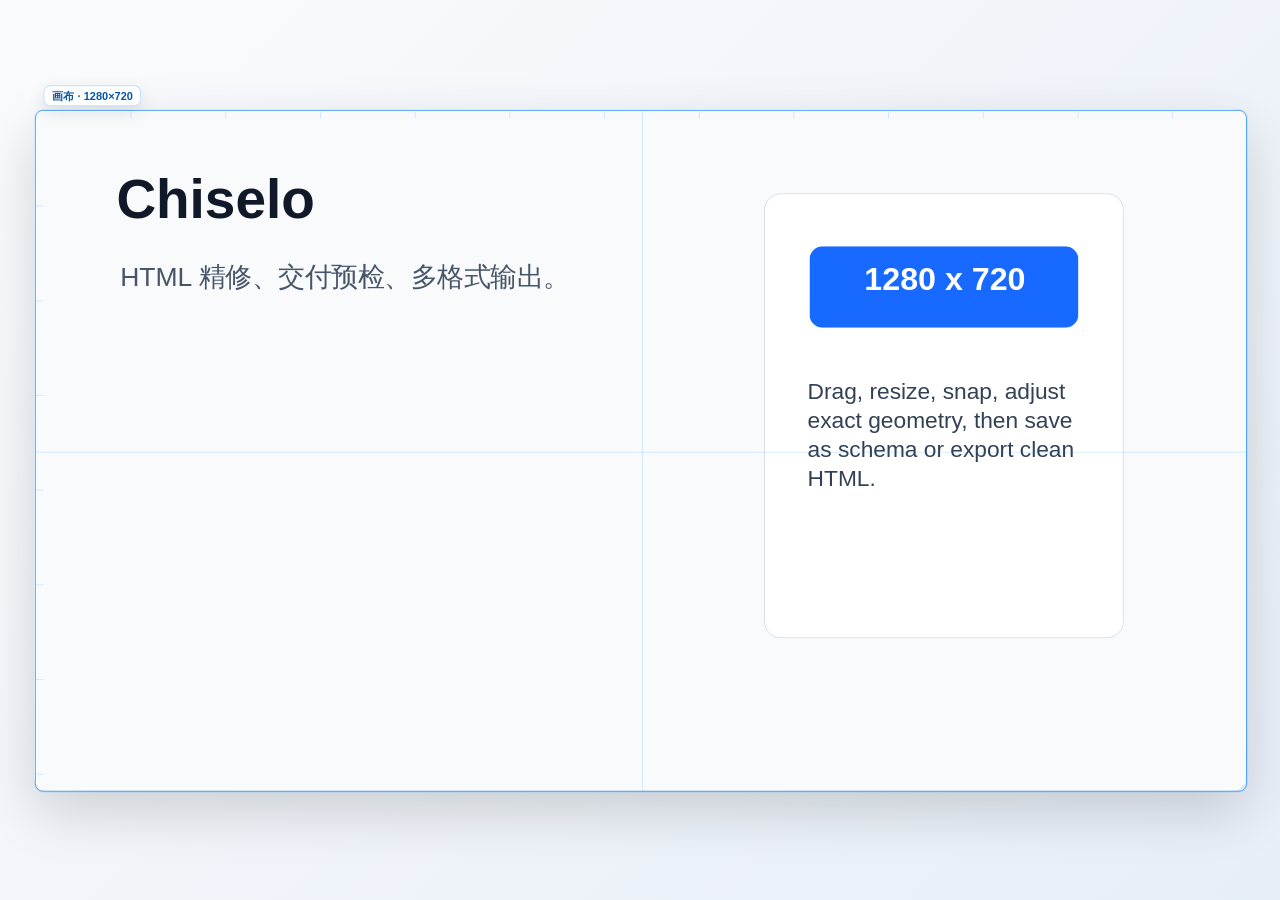
<file: Chiselo/Resources/Editor/index.html>
<!doctype html>
<html lang="en">
<head>
  <meta charset="utf-8">
  <meta name="viewport" content="width=device-width, initial-scale=1">
  <title>Chiselo Editor</title>
  <link rel="stylesheet" href="./editor.css">
</head>
<body>
  <main class="editor-shell">
    <div class="viewport" id="viewport">
      <div class="stage-outer" id="stageOuter">
        <section class="stage" id="stage" aria-label="Slide canvas">
          <div class="slide-surface" id="slideSurface"></div>
          <div class="element-layer" id="elementLayer"></div>
          <div class="guide-layer" id="guideLayer" aria-hidden="true"></div>
          <div class="page-boundary-layer" id="pageBoundaryLayer" aria-hidden="true"></div>
          <div class="hover-box" id="hoverBox" aria-hidden="true" hidden></div>
          <div class="selection-box" id="selectionBox" aria-hidden="true" hidden></div>
        </section>
      </div>
    </div>
  </main>

  <script src="./runtime-safety.js"></script>
  <script src="./source-mapping.js"></script>
  <script src="./visual-change.js"></script>
  <script src="./editor-geometry.js"></script>
  <script src="./editor.js"></script>
</body>
</html>
</file>
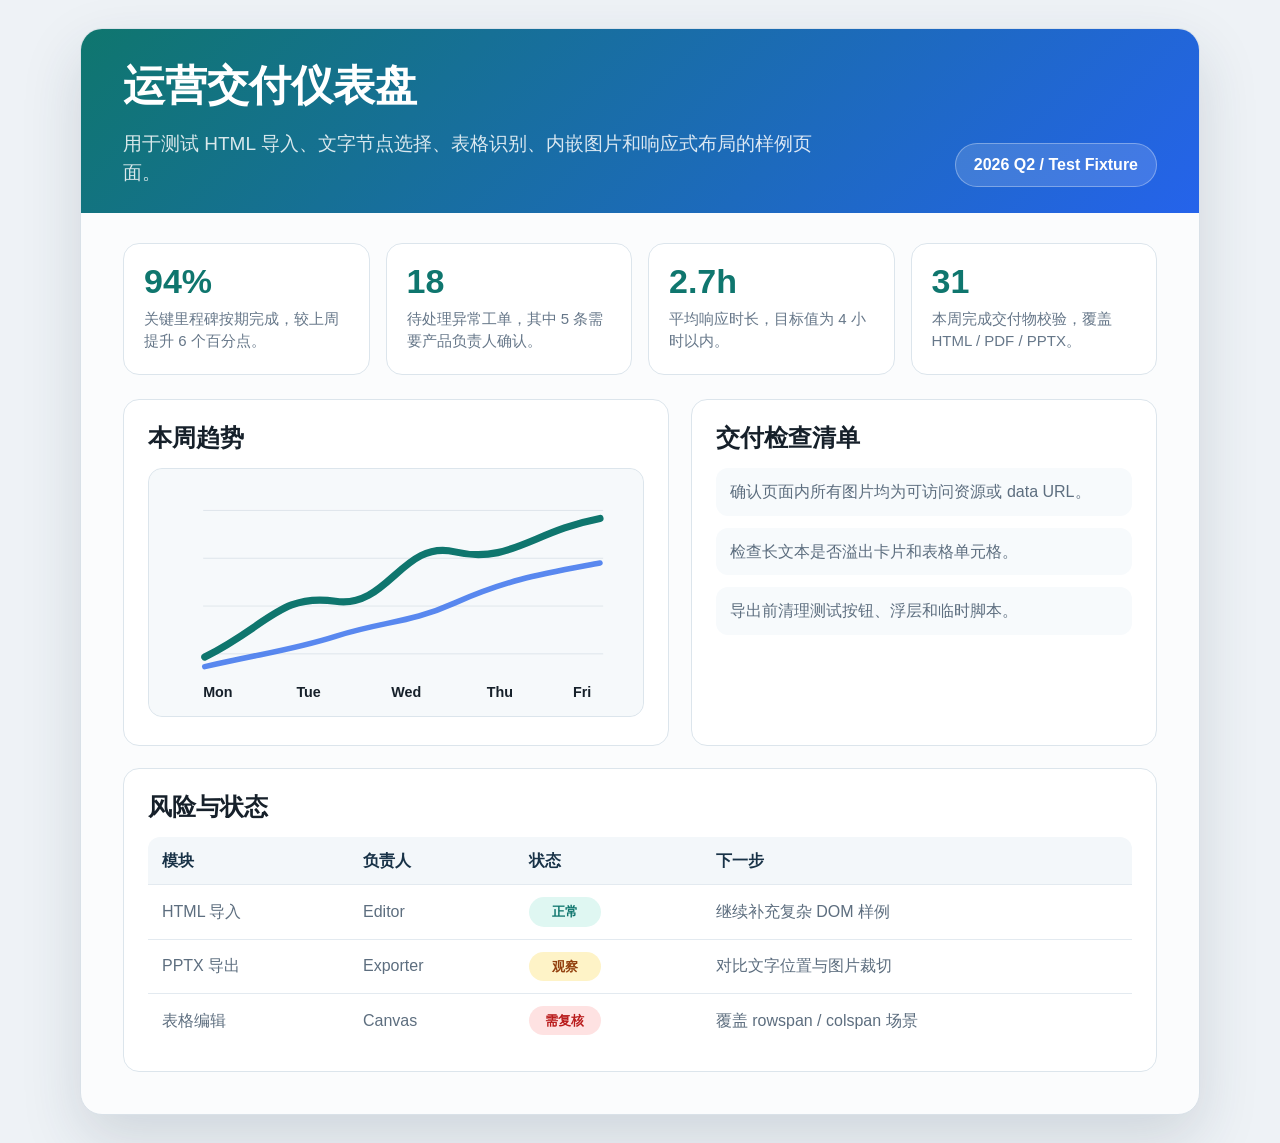
<file: examples/test-html-pages/01-operations-dashboard.html>
<!doctype html>
<html lang="zh-CN">
<head>
  <meta charset="utf-8">
  <meta name="viewport" content="width=device-width, initial-scale=1">
  <title>Chiselo Test Page 01 - Operations Dashboard</title>
  <style>
    * { box-sizing: border-box; }
    html, body { margin: 0; min-height: 100%; background: #eef2f6; color: #16202a; font-family: -apple-system, BlinkMacSystemFont, "PingFang SC", "Microsoft YaHei", sans-serif; }
    body { display: grid; justify-items: center; padding: 28px; }
    .page { width: min(1120px, 100%); min-height: 760px; background: #fbfcfd; border: 1px solid #d9e1e8; border-radius: 22px; overflow: hidden; box-shadow: 0 24px 60px rgba(36, 54, 73, .15); }
    header { display: grid; grid-template-columns: 1fr auto; gap: 10px 24px; align-items: end; padding: 34px 42px 26px; background: linear-gradient(135deg, #0f766e, #2563eb); color: white; }
    h1 { margin: 0; max-width: 760px; font-size: 42px; line-height: 1.08; letter-spacing: 0; }
    .subtitle { margin: 12px 0 0; max-width: 720px; color: rgba(255,255,255,.84); font-size: 19px; line-height: 1.5; }
    .period { grid-column: 2; grid-row: 1 / span 2; padding: 12px 18px; border: 1px solid rgba(255,255,255,.32); border-radius: 999px; background: rgba(255,255,255,.14); font-weight: 760; white-space: nowrap; }
    main { padding: 30px 42px 42px; }
    .metrics { display: grid; grid-template-columns: repeat(4, 1fr); gap: 16px; }
    .metric { min-height: 132px; padding: 20px; border: 1px solid #dce5ec; border-radius: 16px; background: white; }
    .metric b { display: block; margin-bottom: 10px; color: #0f766e; font-size: 34px; line-height: 1; }
    .metric span { color: #667789; font-size: 15px; line-height: 1.42; }
    .content { display: grid; grid-template-columns: 1.08fr .92fr; gap: 22px; margin-top: 24px; }
    .panel { padding: 24px; border: 1px solid #dce5ec; border-radius: 16px; background: white; }
    h2 { margin: 0 0 16px; font-size: 24px; line-height: 1.15; letter-spacing: 0; }
    p, li, td, th { font-size: 16px; line-height: 1.48; }
    p, li, td { color: #5d6e7f; }
    .chart { width: 100%; height: auto; border-radius: 14px; border: 1px solid #dce5ec; background: #f6f9fb; }
    table { width: 100%; border-collapse: collapse; overflow: hidden; border-radius: 12px; }
    th, td { padding: 12px 14px; border-bottom: 1px solid #e3eaf0; text-align: left; }
    th { color: #183247; background: #f3f7fa; font-weight: 760; }
    tr:last-child td { border-bottom: 0; }
    .status { display: inline-block; min-width: 72px; padding: 5px 9px; border-radius: 999px; text-align: center; font-size: 13px; font-weight: 760; }
    .status.ok { color: #0f766e; background: #dff7f2; }
    .status.warn { color: #92400e; background: #fef3c7; }
    .status.risk { color: #b91c1c; background: #fee2e2; }
    .checklist { display: grid; gap: 12px; margin: 0; padding: 0; list-style: none; }
    .checklist li { padding: 12px 14px; border-radius: 12px; background: #f7fafc; }
    @media (max-width: 840px) {
      body { padding: 14px; }
      header, .content { grid-template-columns: 1fr; }
      .period { grid-column: 1; grid-row: auto; justify-self: start; }
      .metrics { grid-template-columns: repeat(2, 1fr); }
      main, header { padding-left: 22px; padding-right: 22px; }
    }
  </style>
</head>
<body>
  <section class="page">
    <header>
      <h1>运营交付仪表盘</h1>
      <p class="subtitle">用于测试 HTML 导入、文字节点选择、表格识别、内嵌图片和响应式布局的样例页面。</p>
      <div class="period">2026 Q2 / Test Fixture</div>
    </header>

    <main>
      <section class="metrics" aria-label="核心指标">
        <article class="metric"><b>94%</b><span>关键里程碑按期完成，较上周提升 6 个百分点。</span></article>
        <article class="metric"><b>18</b><span>待处理异常工单，其中 5 条需要产品负责人确认。</span></article>
        <article class="metric"><b>2.7h</b><span>平均响应时长，目标值为 4 小时以内。</span></article>
        <article class="metric"><b>31</b><span>本周完成交付物校验，覆盖 HTML / PDF / PPTX。</span></article>
      </section>

      <section class="content">
        <article class="panel">
          <h2>本周趋势</h2>
          <img class="chart" alt="weekly delivery trend chart" src="data:image/svg+xml,%3Csvg xmlns='http://www.w3.org/2000/svg' width='620' height='310' viewBox='0 0 620 310'%3E%3Crect width='620' height='310' rx='18' fill='%23f6f9fb'/%3E%3Cg stroke='%23d9e1e8' stroke-width='1'%3E%3Cpath d='M68 52H570M68 112H570M68 172H570M68 232H570'/%3E%3C/g%3E%3Cpath d='M70 236 C150 196 165 156 234 166 C300 176 318 88 384 104 C452 120 482 78 566 62' fill='none' stroke='%230f766e' stroke-width='9' stroke-linecap='round'/%3E%3Cpath d='M70 248 C150 230 184 226 234 210 C298 190 326 194 384 168 C452 138 492 132 566 118' fill='none' stroke='%232563eb' stroke-width='7' stroke-linecap='round' opacity='.75'/%3E%3Cg fill='%2316202a' font-family='Arial,sans-serif' font-size='18' font-weight='700'%3E%3Ctext x='68' y='286'%3EMon%3C/text%3E%3Ctext x='185' y='286'%3ETue%3C/text%3E%3Ctext x='304' y='286'%3EWed%3C/text%3E%3Ctext x='424' y='286'%3EThu%3C/text%3E%3Ctext x='532' y='286'%3EFri%3C/text%3E%3C/g%3E%3C/svg%3E">
        </article>

        <aside class="panel">
          <h2>交付检查清单</h2>
          <ul class="checklist">
            <li>确认页面内所有图片均为可访问资源或 data URL。</li>
            <li>检查长文本是否溢出卡片和表格单元格。</li>
            <li>导出前清理测试按钮、浮层和临时脚本。</li>
          </ul>
        </aside>
      </section>

      <section class="panel" style="margin-top: 22px;">
        <h2>风险与状态</h2>
        <table>
          <thead>
            <tr><th>模块</th><th>负责人</th><th>状态</th><th>下一步</th></tr>
          </thead>
          <tbody>
            <tr><td>HTML 导入</td><td>Editor</td><td><span class="status ok">正常</span></td><td>继续补充复杂 DOM 样例</td></tr>
            <tr><td>PPTX 导出</td><td>Exporter</td><td><span class="status warn">观察</span></td><td>对比文字位置与图片裁切</td></tr>
            <tr><td>表格编辑</td><td>Canvas</td><td><span class="status risk">需复核</span></td><td>覆盖 rowspan / colspan 场景</td></tr>
          </tbody>
        </table>
      </section>
    </main>
  </section>
</body>
</html>
</file>
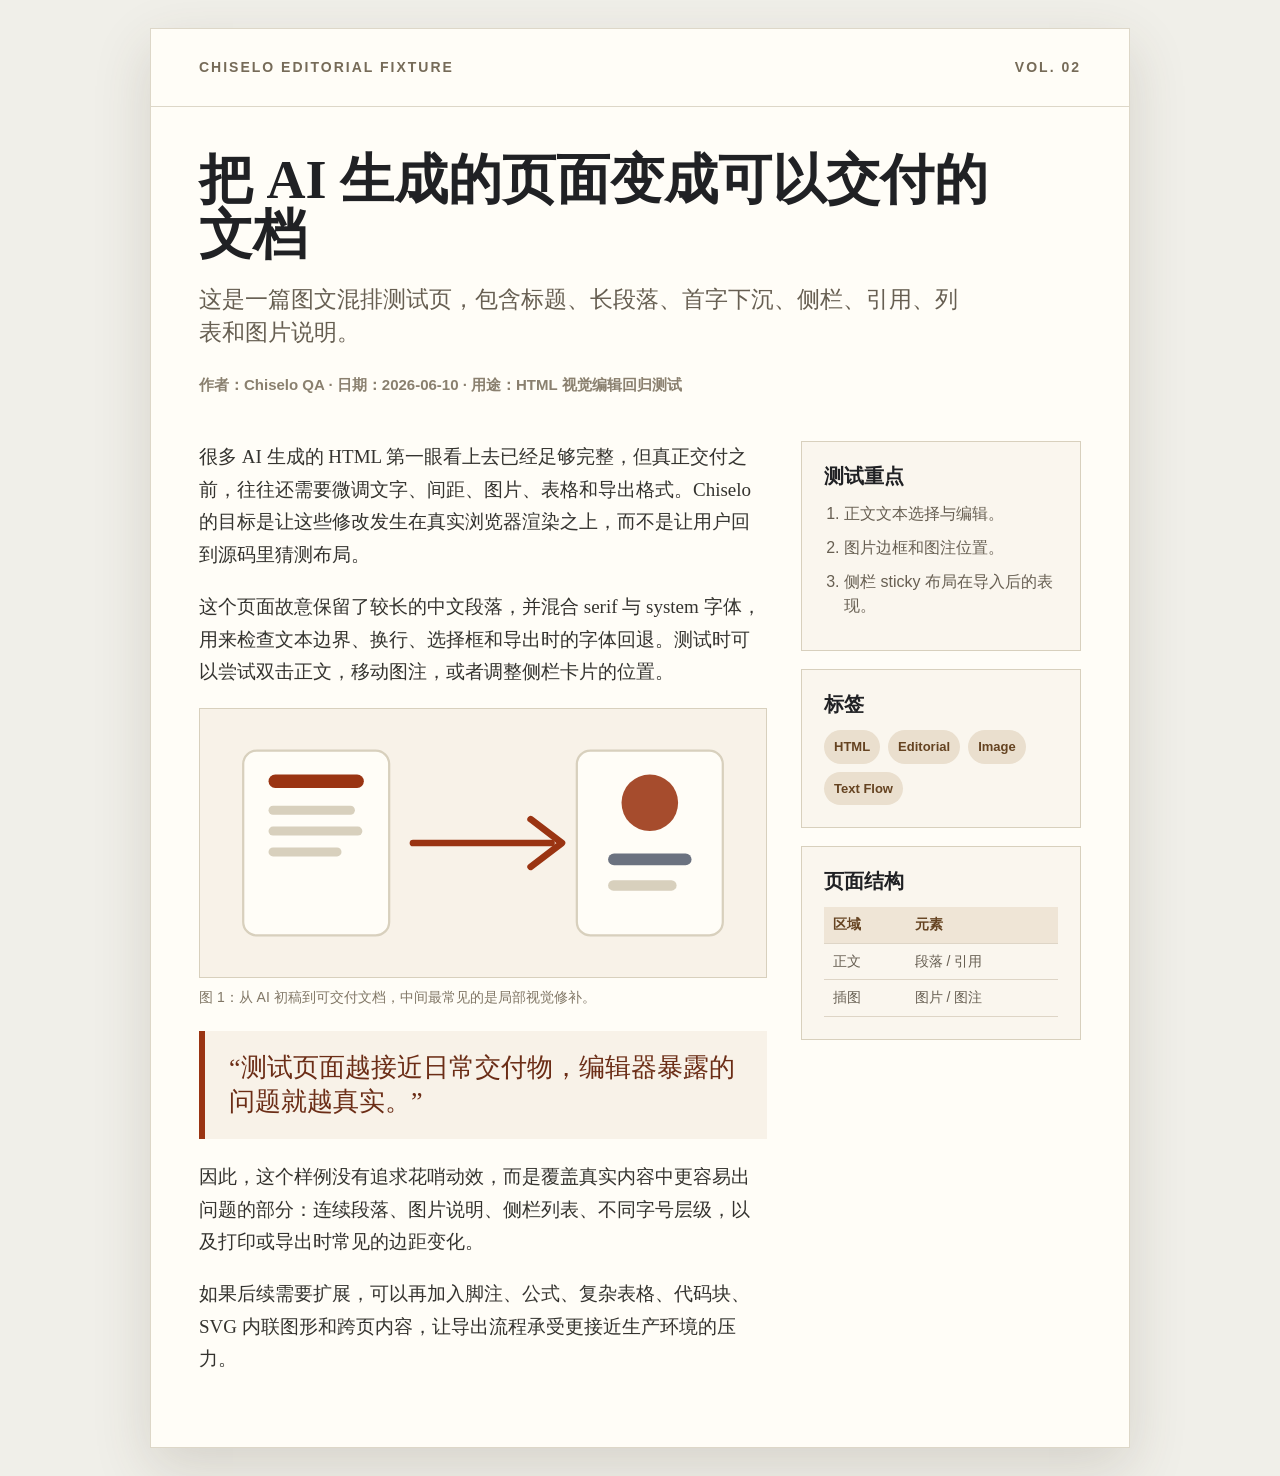
<file: examples/test-html-pages/02-editorial-brief.html>
<!doctype html>
<html lang="zh-CN">
<head>
  <meta charset="utf-8">
  <meta name="viewport" content="width=device-width, initial-scale=1">
  <title>Chiselo Test Page 02 - Editorial Brief</title>
  <style>
    * { box-sizing: border-box; }
    html, body { margin: 0; min-height: 100%; background: #f0efe9; color: #202124; font-family: Georgia, "Times New Roman", "Songti SC", serif; }
    body { display: grid; justify-items: center; padding: 28px; }
    .article { width: min(980px, 100%); background: #fffdf7; border: 1px solid #ddd7c8; box-shadow: 0 20px 54px rgba(75, 65, 45, .16); }
    .masthead { padding: 30px 48px; border-bottom: 1px solid #ddd7c8; display: flex; justify-content: space-between; gap: 20px; color: #766b58; font: 700 14px/1.2 -apple-system, BlinkMacSystemFont, sans-serif; letter-spacing: 2px; text-transform: uppercase; }
    .hero { padding: 46px 48px 30px; }
    h1 { margin: 0; max-width: 820px; font-size: 54px; line-height: 1.02; letter-spacing: 0; }
    .dek { margin: 20px 0 0; max-width: 760px; color: #675f52; font-size: 23px; line-height: 1.45; }
    .meta { margin-top: 24px; color: #8a806f; font: 650 15px/1.5 -apple-system, BlinkMacSystemFont, sans-serif; }
    .body { display: grid; grid-template-columns: minmax(0, 1fr) 280px; gap: 34px; padding: 0 48px 52px; }
    article p { margin: 0 0 19px; font-size: 19px; line-height: 1.72; color: #34332f; }
    .figure { margin: 10px 0 24px; }
    .figure img { display: block; width: 100%; border: 1px solid #d8d0bd; }
    .caption { margin-top: 9px; color: #817766; font: 14px/1.45 -apple-system, BlinkMacSystemFont, sans-serif; }
    .pullquote { margin: 22px 0; padding: 20px 24px; border-left: 6px solid #9a3412; background: #f8f2e8; color: #6b2d16; font-size: 26px; line-height: 1.3; }
    aside { align-self: start; position: sticky; top: 24px; }
    .sidebox { padding: 22px; border: 1px solid #d8d0bd; background: #faf6ee; }
    .sidebox + .sidebox { margin-top: 18px; }
    h2 { margin: 0 0 14px; font: 800 20px/1.2 -apple-system, BlinkMacSystemFont, sans-serif; letter-spacing: 0; }
    ol, ul { margin: 0; padding-left: 20px; }
    li { margin: 0 0 10px; color: #675f52; font: 16px/1.5 -apple-system, BlinkMacSystemFont, sans-serif; }
    table { width: 100%; border-collapse: collapse; margin-top: 6px; font: 14px/1.4 -apple-system, BlinkMacSystemFont, sans-serif; }
    th, td { padding: 8px 9px; border-bottom: 1px solid #ded5c6; text-align: left; }
    th { color: #654321; background: #efe5d6; }
    td { color: #675f52; }
    .tag-list { display: flex; flex-wrap: wrap; gap: 8px; padding: 0; list-style: none; }
    .tag-list li { margin: 0; padding: 7px 10px; border-radius: 999px; background: #eadfce; color: #654321; font-size: 13px; font-weight: 760; }
    @media (max-width: 780px) {
      body { padding: 12px; }
      .body { grid-template-columns: 1fr; padding-left: 24px; padding-right: 24px; }
      .hero, .masthead { padding-left: 24px; padding-right: 24px; }
      h1 { font-size: 38px; }
      aside { position: static; }
    }
  </style>
</head>
<body>
  <section class="article">
    <div class="masthead">
      <span>Chiselo Editorial Fixture</span>
      <span>Vol. 02</span>
    </div>

    <header class="hero">
      <h1>把 AI 生成的页面变成可以交付的文档</h1>
      <p class="dek">这是一篇图文混排测试页，包含标题、长段落、首字下沉、侧栏、引用、列表和图片说明。</p>
      <p class="meta">作者：Chiselo QA · 日期：2026-06-10 · 用途：HTML 视觉编辑回归测试</p>
    </header>

    <section class="body">
      <article>
        <p class="lead">很多 AI 生成的 HTML 第一眼看上去已经足够完整，但真正交付之前，往往还需要微调文字、间距、图片、表格和导出格式。Chiselo 的目标是让这些修改发生在真实浏览器渲染之上，而不是让用户回到源码里猜测布局。</p>
        <p>这个页面故意保留了较长的中文段落，并混合 serif 与 system 字体，用来检查文本边界、换行、选择框和导出时的字体回退。测试时可以尝试双击正文，移动图注，或者调整侧栏卡片的位置。</p>

        <figure class="figure">
          <img alt="document editing workflow illustration" src="data:image/svg+xml,%3Csvg xmlns='http://www.w3.org/2000/svg' width='760' height='360' viewBox='0 0 760 360'%3E%3Crect width='760' height='360' fill='%23f8f2e8'/%3E%3Crect x='58' y='56' width='196' height='248' rx='18' fill='%23fffdf7' stroke='%23d8d0bd' stroke-width='3'/%3E%3Crect x='92' y='88' width='128' height='18' rx='9' fill='%239a3412'/%3E%3Crect x='92' y='130' width='116' height='12' rx='6' fill='%23d8d0bd'/%3E%3Crect x='92' y='158' width='126' height='12' rx='6' fill='%23d8d0bd'/%3E%3Crect x='92' y='186' width='98' height='12' rx='6' fill='%23d8d0bd'/%3E%3Cpath d='M286 180H472' stroke='%239a3412' stroke-width='9' stroke-linecap='round'/%3E%3Cpath d='M444 148l42 32-42 32' fill='none' stroke='%239a3412' stroke-width='9' stroke-linecap='round' stroke-linejoin='round'/%3E%3Crect x='506' y='56' width='196' height='248' rx='18' fill='%23fffdf7' stroke='%23d8d0bd' stroke-width='3'/%3E%3Ccircle cx='604' cy='126' r='38' fill='%239a3412' opacity='.88'/%3E%3Crect x='548' y='194' width='112' height='16' rx='8' fill='%236b7280'/%3E%3Crect x='548' y='230' width='92' height='14' rx='7' fill='%23d8d0bd'/%3E%3C/svg%3E">
          <figcaption class="caption">图 1：从 AI 初稿到可交付文档，中间最常见的是局部视觉修补。</figcaption>
        </figure>

        <blockquote class="pullquote">“测试页面越接近日常交付物，编辑器暴露的问题就越真实。”</blockquote>

        <p>因此，这个样例没有追求花哨动效，而是覆盖真实内容中更容易出问题的部分：连续段落、图片说明、侧栏列表、不同字号层级，以及打印或导出时常见的边距变化。</p>
        <p>如果后续需要扩展，可以再加入脚注、公式、复杂表格、代码块、SVG 内联图形和跨页内容，让导出流程承受更接近生产环境的压力。</p>
      </article>

      <aside>
        <section class="sidebox">
          <h2>测试重点</h2>
          <ol>
            <li>正文文本选择与编辑。</li>
            <li>图片边框和图注位置。</li>
            <li>侧栏 sticky 布局在导入后的表现。</li>
          </ol>
        </section>
        <section class="sidebox">
          <h2>标签</h2>
          <ul class="tag-list">
            <li>HTML</li>
            <li>Editorial</li>
            <li>Image</li>
            <li>Text Flow</li>
          </ul>
        </section>
        <section class="sidebox">
          <h2>页面结构</h2>
          <table>
            <thead><tr><th>区域</th><th>元素</th></tr></thead>
            <tbody>
              <tr><td>正文</td><td>段落 / 引用</td></tr>
              <tr><td>插图</td><td>图片 / 图注</td></tr>
            </tbody>
          </table>
        </section>
      </aside>
    </section>
  </section>
</body>
</html>
</file>
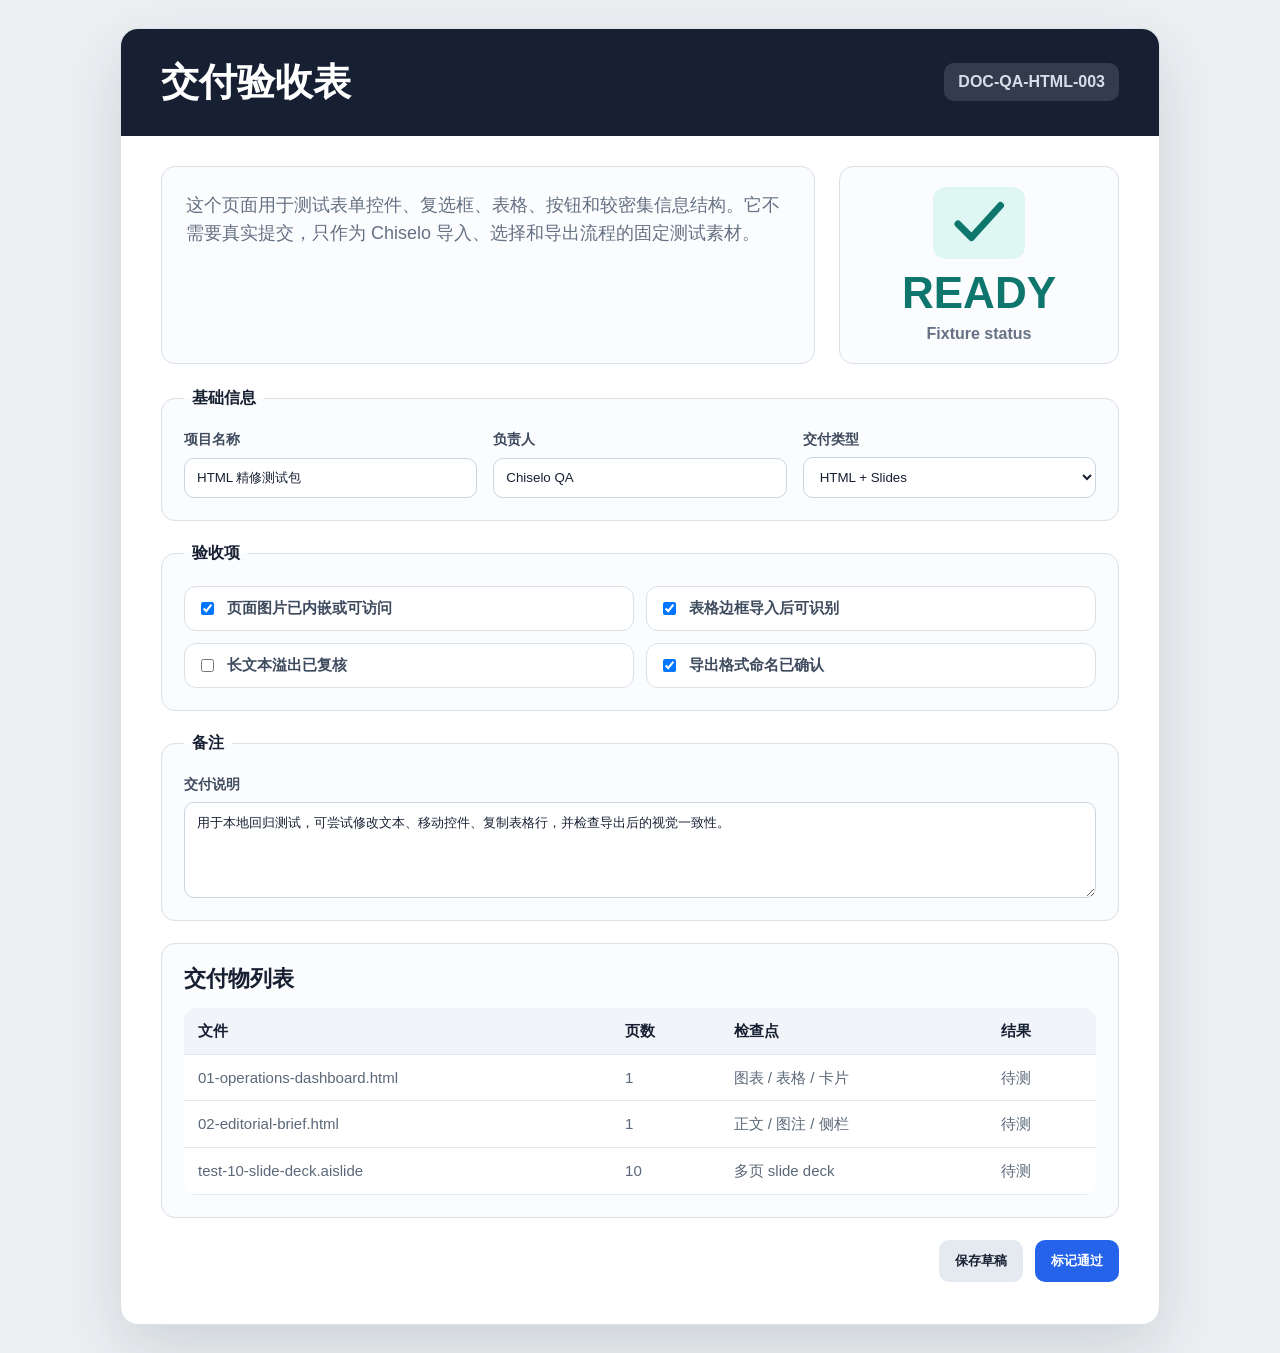
<file: examples/test-html-pages/03-delivery-form.html>
<!doctype html>
<html lang="zh-CN">
<head>
  <meta charset="utf-8">
  <meta name="viewport" content="width=device-width, initial-scale=1">
  <title>Chiselo Test Page 03 - Delivery Form</title>
  <style>
    * { box-sizing: border-box; }
    html, body { margin: 0; min-height: 100%; background: #edf0f3; color: #172033; font-family: -apple-system, BlinkMacSystemFont, "PingFang SC", "Microsoft YaHei", sans-serif; }
    body { display: grid; place-items: start center; padding: 28px; }
    .document { width: min(1040px, 100%); background: #ffffff; border: 1px solid #d9e0e7; border-radius: 18px; box-shadow: 0 24px 64px rgba(23, 32, 51, .14); overflow: hidden; }
    header { padding: 32px 40px; background: #172033; color: #fff; display: grid; grid-template-columns: 1fr auto; gap: 24px; align-items: center; }
    h1 { margin: 0; font-size: 38px; line-height: 1.12; letter-spacing: 0; }
    .doc-id { padding: 10px 14px; border-radius: 10px; background: rgba(255,255,255,.12); color: #d8dee8; font-weight: 760; white-space: nowrap; }
    main { padding: 30px 40px 42px; }
    .intro { display: grid; grid-template-columns: 1fr 280px; gap: 24px; align-items: stretch; }
    .summary, .stamp, fieldset, .table-panel { border: 1px solid #d9e0e7; border-radius: 14px; background: #fbfcfd; }
    .summary { padding: 24px; }
    .summary p { margin: 0; color: #657184; font-size: 18px; line-height: 1.56; }
    .stamp { display: grid; place-items: center; min-height: 168px; padding: 20px; text-align: center; }
    .stamp img { display: block; width: 92px; height: 72px; margin-bottom: 12px; border-radius: 12px; }
    .stamp strong { display: block; color: #0f766e; font-size: 44px; line-height: 1; }
    .stamp span { display: block; margin-top: 10px; color: #657184; font-weight: 720; }
    form { display: grid; gap: 22px; margin-top: 24px; }
    fieldset { margin: 0; padding: 22px; }
    legend { padding: 0 8px; color: #172033; font-weight: 850; }
    .grid { display: grid; grid-template-columns: repeat(3, 1fr); gap: 16px; }
    label { display: grid; gap: 8px; color: #3e4b5e; font-size: 14px; font-weight: 760; }
    input, select, textarea { width: 100%; border: 1px solid #cbd5df; border-radius: 10px; background: white; padding: 11px 12px; color: #172033; font: 15px/1.3 inherit; }
    textarea { min-height: 96px; resize: vertical; }
    .checks { display: grid; grid-template-columns: repeat(2, 1fr); gap: 12px; }
    .check { display: flex; align-items: center; gap: 10px; padding: 12px; border: 1px solid #d9e0e7; border-radius: 12px; background: white; color: #3e4b5e; font-size: 15px; }
    .check input { width: auto; }
    .table-panel { padding: 22px; }
    h2 { margin: 0 0 16px; font-size: 22px; line-height: 1.2; letter-spacing: 0; }
    table { width: 100%; border-collapse: collapse; background: white; border-radius: 12px; overflow: hidden; }
    th, td { padding: 12px 14px; border-bottom: 1px solid #e4e9ee; text-align: left; font-size: 15px; line-height: 1.45; }
    th { background: #f1f5f9; color: #172033; }
    td { color: #5b6879; }
    .actions { display: flex; flex-wrap: wrap; gap: 12px; justify-content: flex-end; }
    button { border: 0; border-radius: 10px; padding: 12px 16px; color: white; background: #2563eb; font-weight: 820; cursor: pointer; }
    button.secondary { color: #172033; background: #e5eaf0; }
    @media (max-width: 780px) {
      body { padding: 12px; }
      header, .intro, .grid, .checks { grid-template-columns: 1fr; }
      main, header { padding-left: 22px; padding-right: 22px; }
      .actions { justify-content: stretch; }
      button { flex: 1; }
    }
  </style>
</head>
<body>
  <section class="document">
    <header>
      <h1>交付验收表</h1>
      <div class="doc-id">DOC-QA-HTML-003</div>
    </header>

    <main>
      <section class="intro">
        <article class="summary">
          <p>这个页面用于测试表单控件、复选框、表格、按钮和较密集信息结构。它不需要真实提交，只作为 Chiselo 导入、选择和导出流程的固定测试素材。</p>
        </article>
        <aside class="stamp">
          <img alt="delivery fixture mark" src="data:image/svg+xml,%3Csvg xmlns='http://www.w3.org/2000/svg' width='184' height='144' viewBox='0 0 184 144'%3E%3Crect width='184' height='144' rx='24' fill='%23dff7f2'/%3E%3Cpath d='M50 74l27 27 58-64' fill='none' stroke='%230f766e' stroke-width='14' stroke-linecap='round' stroke-linejoin='round'/%3E%3C/svg%3E">
          <strong>READY</strong>
          <span>Fixture status</span>
        </aside>
      </section>

      <form>
        <fieldset>
          <legend>基础信息</legend>
          <div class="grid">
            <label>项目名称<input value="HTML 精修测试包"></label>
            <label>负责人<input value="Chiselo QA"></label>
            <label>交付类型<select><option>HTML + Slides</option><option>PDF</option><option>PPTX</option></select></label>
          </div>
        </fieldset>

        <fieldset>
          <legend>验收项</legend>
          <div class="checks">
            <label class="check"><input type="checkbox" checked> 页面图片已内嵌或可访问</label>
            <label class="check"><input type="checkbox" checked> 表格边框导入后可识别</label>
            <label class="check"><input type="checkbox"> 长文本溢出已复核</label>
            <label class="check"><input type="checkbox" checked> 导出格式命名已确认</label>
          </div>
        </fieldset>

        <fieldset>
          <legend>备注</legend>
          <label>交付说明<textarea>用于本地回归测试，可尝试修改文本、移动控件、复制表格行，并检查导出后的视觉一致性。</textarea></label>
        </fieldset>

        <section class="table-panel">
          <h2>交付物列表</h2>
          <table>
            <thead><tr><th>文件</th><th>页数</th><th>检查点</th><th>结果</th></tr></thead>
            <tbody>
              <tr><td>01-operations-dashboard.html</td><td>1</td><td>图表 / 表格 / 卡片</td><td>待测</td></tr>
              <tr><td>02-editorial-brief.html</td><td>1</td><td>正文 / 图注 / 侧栏</td><td>待测</td></tr>
              <tr><td>test-10-slide-deck.aislide</td><td>10</td><td>多页 slide deck</td><td>待测</td></tr>
            </tbody>
          </table>
        </section>

        <div class="actions">
          <button class="secondary" type="button">保存草稿</button>
          <button type="button">标记通过</button>
        </div>
      </form>
    </main>
  </section>
</body>
</html>
</file>
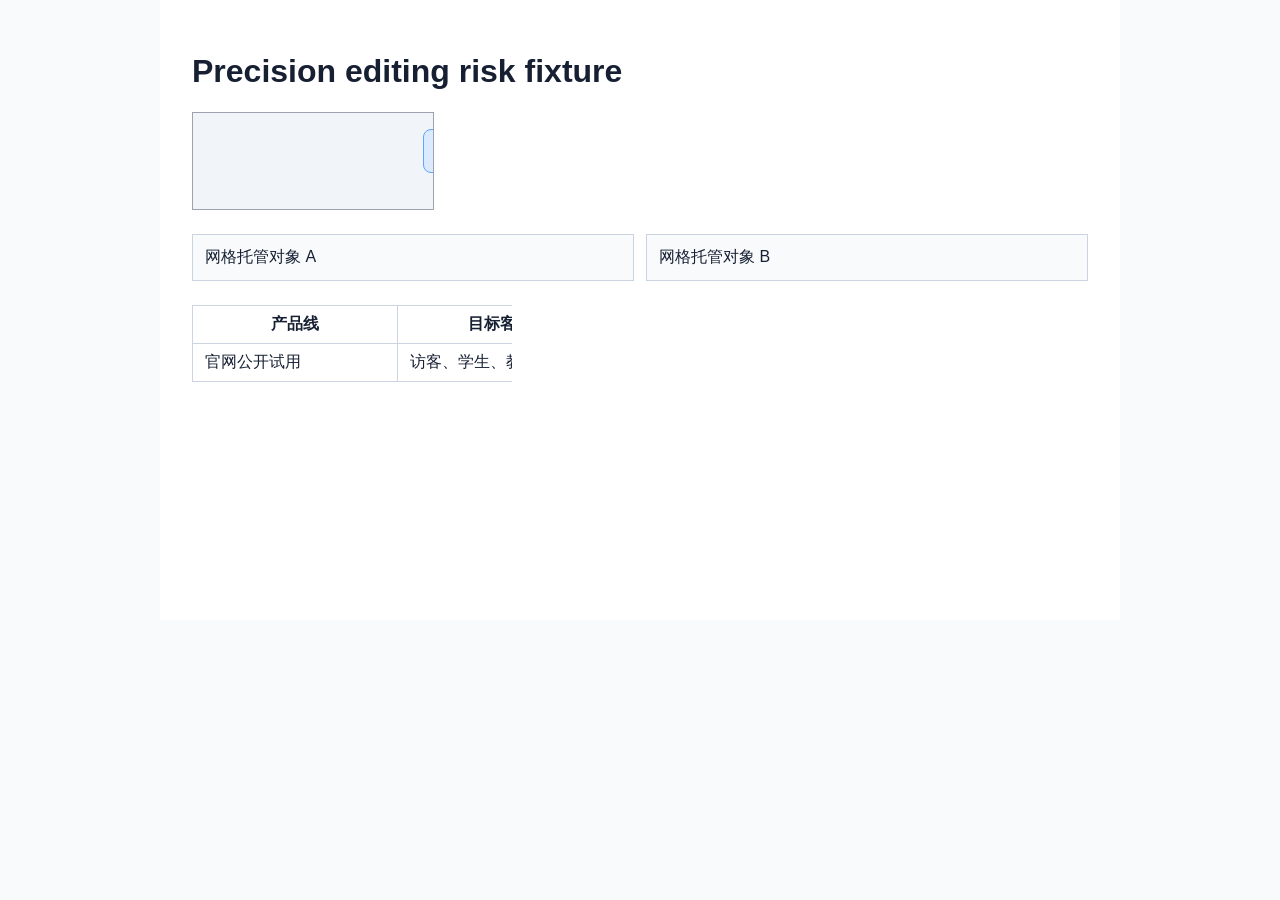
<file: scripts/fixtures/precision-editing-risk.html>
<!doctype html>
<html>
<head>
  <meta charset="utf-8">
  <title>Precision Editing Risk Fixture</title>
  <style>
    html,
    body {
      margin: 0;
      padding: 0;
      font-family: -apple-system, BlinkMacSystemFont, "Helvetica Neue", Arial, sans-serif;
      background: #f8fafc;
      color: #172033;
    }

    main {
      width: 960px;
      min-height: 620px;
      margin: 0 auto;
      padding: 32px;
      background: #ffffff;
      box-sizing: border-box;
    }

    .scroll-box {
      position: relative;
      width: 240px;
      height: 96px;
      overflow: auto;
      border: 1px solid #9ca3af;
      background: #f1f5f9;
    }

    .moved-chip {
      width: 120px;
      height: 44px;
      padding: 10px;
      box-sizing: border-box;
      transform: translate(230px, 16px);
      background: #dbeafe;
      border: 1px solid #60a5fa;
      border-radius: 8px;
      white-space: nowrap;
    }

    .managed-grid {
      display: grid;
      grid-template-columns: 1fr 1fr;
      gap: 12px;
      margin-top: 24px;
    }

    .managed-grid > div {
      padding: 12px;
      border: 1px solid #cbd5e1;
      background: #f8fafc;
    }

    table {
      display: block;
      width: 320px;
      margin-top: 24px;
      overflow: auto;
      border-collapse: collapse;
      word-break: keep-all;
    }

    th,
    td {
      min-width: 180px;
      padding: 8px 12px;
      border: 1px solid #cbd5e1;
      white-space: nowrap;
    }
  </style>
</head>
<body>
  <main>
    <h1>Precision editing risk fixture</h1>
    <section class="scroll-box">
      <div class="moved-chip">被裁剪的对象</div>
    </section>
    <section class="managed-grid">
      <div>网格托管对象 A</div>
      <div>网格托管对象 B</div>
    </section>
    <table>
      <thead>
        <tr>
          <th>产品线</th>
          <th>目标客户</th>
          <th>商业模式</th>
        </tr>
      </thead>
      <tbody>
        <tr>
          <td>官网公开试用</td>
          <td>访客、学生、教师、个人</td>
          <td>免费 → 引导注册/下载</td>
        </tr>
      </tbody>
    </table>
  </main>
</body>
</html>
</file>
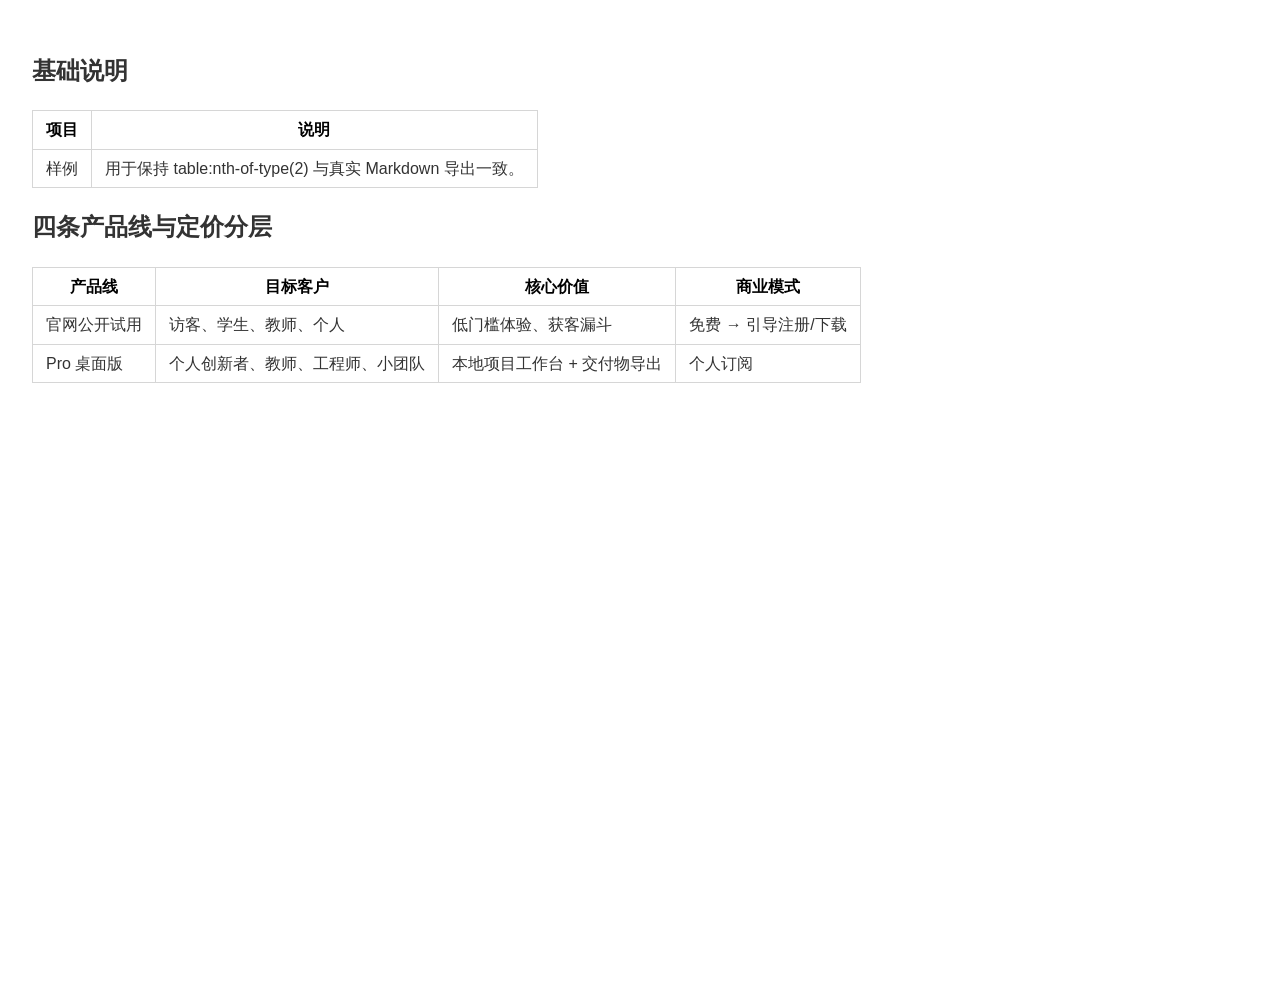
<file: scripts/fixtures/table-cell-geometry-lock.html>
<!doctype html>
<html>
<head>
  <meta charset="utf-8">
  <title>Table Cell Geometry Lock Fixture</title>
  <style>
    html body {
      margin: 0;
      padding: 32px;
      font-family: "Helvetica Neue", Helvetica, Arial, sans-serif;
      font-size: 16px;
      line-height: 1.6;
      color: #333;
      background: #fff;
    }

    .markdown-preview {
      width: 100%;
      min-height: 100vh;
      box-sizing: border-box;
    }

    table {
      display: block;
      width: 100%;
      margin: 10px 0 15px;
      border-collapse: collapse;
      border-spacing: 0;
      overflow: auto;
      word-break: keep-all;
    }

    td,
    th {
      border: 1px solid #d6d6d6;
      padding: 6px 13px;
    }

    th {
      color: #000;
      font-weight: 700;
    }
  </style>
</head>
<body for="html-export">
  <div class="crossnote markdown-preview">
    <h2>基础说明</h2>
    <table>
      <tbody>
        <tr>
          <th>项目</th>
          <th>说明</th>
        </tr>
        <tr>
          <td>样例</td>
          <td>用于保持 table:nth-of-type(2) 与真实 Markdown 导出一致。</td>
        </tr>
      </tbody>
    </table>

    <h2>四条产品线与定价分层</h2>
    <table>
      <thead>
        <tr>
          <th>产品线</th>
          <th>目标客户</th>
          <th>核心价值</th>
          <th>商业模式</th>
        </tr>
      </thead>
      <tbody>
        <tr>
          <td>官网公开试用</td>
          <td>访客、学生、教师、个人</td>
          <td>低门槛体验、获客漏斗</td>
          <td>免费 → 引导注册/下载</td>
        </tr>
        <tr>
          <td>Pro 桌面版</td>
          <td>个人创新者、教师、工程师、小团队</td>
          <td>本地项目工作台 + 交付物导出</td>
          <td>个人订阅</td>
        </tr>
      </tbody>
    </table>
  </div>
</body>
</html>
</file>
<file: Chiselo/Resources/Editor/editor.css>
@import url("./design-tokens.css");

* {
  box-sizing: border-box;
}

html,
body {
  width: 100%;
  height: 100%;
  margin: 0;
  overflow: hidden;
  background: var(--bg);
  color: var(--ink);
}

body {
  -webkit-user-select: none;
  user-select: none;
}

.editor-shell {
  width: 100%;
  height: 100%;
  display: grid;
  place-items: center;
  background:
    linear-gradient(135deg, var(--canvas-chrome-start), var(--canvas-chrome-end)),
    var(--bg);
  background-repeat: no-repeat;
  background-size: auto;
}

html[data-backdrop="grid"] .editor-shell {
  background:
    linear-gradient(90deg, var(--canvas-grid-x) 1px, transparent 1px),
    linear-gradient(var(--canvas-grid-y) 1px, transparent 1px),
    linear-gradient(135deg, var(--canvas-chrome-start), var(--canvas-chrome-end)),
    var(--bg);
  background-repeat: repeat, repeat, no-repeat, no-repeat;
  background-size:
    var(--canvas-grid-size) var(--canvas-grid-size),
    var(--canvas-grid-size) var(--canvas-grid-size),
    auto,
    auto;
}

html[data-backdrop="dots"] .editor-shell {
  background:
    radial-gradient(circle at center, var(--canvas-grid-x) 1px, transparent 1.2px),
    linear-gradient(135deg, var(--canvas-chrome-start), var(--canvas-chrome-end)),
    var(--bg);
  background-repeat: repeat, no-repeat, no-repeat;
  background-size:
    var(--canvas-grid-size) var(--canvas-grid-size),
    auto,
    auto;
}

.viewport {
  width: 100%;
  height: 100%;
  display: flex;
  align-items: center;
  justify-content: center;
  padding: var(--viewport-padding);
  overflow: auto;
}

.viewport.is-scrollable {
  align-items: flex-start;
  justify-content: center;
}

.viewport.is-scrollable.is-overflow-x {
  justify-content: flex-start;
}

.stage-outer {
  flex: 0 0 auto;
  position: relative;
  margin: auto;
}

.stage {
  --selection-border-width: 2px;
  --selection-radius: 8px;
  --handle-size: 10px;
  --handle-half: 5px;
  --handle-offset: -6px;
  --toolbar-offset: -40px;
  --hover-label-offset: -28px;
  --overlay-scale: 1;
  position: relative;
  width: 1280px;
  height: 720px;
  overflow: visible;
  transform-origin: top left;
  background: white;
  border: 1px solid var(--hairline);
  border-radius: var(--radius-stage);
  box-shadow: var(--shadow);
}

.stage.is-html-document.is-responsive-preview {
  box-sizing: content-box;
}

.slide-surface,
.element-layer,
.guide-layer,
.page-boundary-layer,
.hover-box,
.selection-box {
  position: absolute;
  inset: 0;
}

.slide-surface {
  overflow: hidden;
  background: var(--panel-chrome);
  border-radius: var(--radius-stage);
}

.html-frame {
  position: absolute;
  inset: 0;
  width: 100%;
  height: 100%;
  border: 0;
  border-radius: var(--radius-stage);
  background: white;
}

.stage.is-html-document {
  background: white;
}

.element-layer {
  overflow: hidden;
}

.stage.is-html-document .element-layer {
  pointer-events: none;
}

.element {
  position: absolute;
  display: flex;
  overflow: hidden;
  transform-origin: center center;
  outline: 0 solid transparent;
  cursor: default;
}

.element:not(.is-locked) {
  cursor: grab;
}

.element.is-dragging {
  cursor: grabbing;
}

.element.is-locked {
  cursor: not-allowed;
}

.element[data-type="text"] {
  align-items: flex-start;
  justify-content: flex-start;
  padding: 0;
  background: transparent;
}

.text-content {
  width: 100%;
  height: 100%;
  white-space: pre-wrap;
  overflow-wrap: break-word;
  outline: none;
}

.text-content[contenteditable="true"] {
  -webkit-user-select: text;
  user-select: text;
  cursor: text;
}

.shape-content {
  width: 100%;
  height: 100%;
}

.image-content {
  width: 100%;
  height: 100%;
  display: block;
  pointer-events: none;
  -webkit-user-drag: none;
  user-select: none;
}

.guide-layer {
  pointer-events: none;
  overflow: visible;
  z-index: 70000;
}

.guide {
  position: absolute;
  background: var(--guide);
  pointer-events: none;
  box-shadow: 0 0 0 1px rgba(255, 255, 255, 0.88);
}

.guide.x {
  top: -240px;
  width: 1px;
  height: 1200px;
}

.guide.y {
  left: -360px;
  width: 2000px;
  height: 1px;
}

.guide-label {
  position: absolute;
  pointer-events: none;
  z-index: 70001;
  max-width: calc(160px * var(--overlay-scale));
  padding: calc(4px * var(--overlay-scale)) calc(7px * var(--overlay-scale));
  border: max(1px, calc(1px * var(--overlay-scale))) solid rgba(10, 132, 255, 0.28);
  border-radius: calc(7px * var(--overlay-scale));
  background: var(--panel-strong);
  color: #0757a8;
  font: 760 calc(10px * var(--overlay-scale)) -apple-system, BlinkMacSystemFont, "SF Pro Text", sans-serif;
  line-height: 1;
  white-space: nowrap;
  overflow: hidden;
  text-overflow: ellipsis;
  box-shadow: 0 calc(6px * var(--overlay-scale)) calc(18px * var(--overlay-scale)) rgba(15, 23, 42, 0.10);
}

.page-boundary-layer {
  pointer-events: none;
  overflow: visible;
  z-index: 60000;
}

.page-boundary {
  position: absolute;
  box-sizing: border-box;
  border: max(1px, calc(1px * var(--overlay-scale))) solid rgba(10, 132, 255, 0.72);
  border-radius: calc(8px * var(--overlay-scale));
  box-shadow:
    inset 0 0 0 max(1px, calc(1px * var(--overlay-scale))) rgba(255, 255, 255, 0.74),
    0 0 0 max(1px, calc(1px * var(--overlay-scale))) rgba(10, 132, 255, 0.10);
}

.page-boundary-label {
  position: absolute;
  left: calc(8px * var(--overlay-scale));
  top: calc(-26px * var(--overlay-scale));
  padding: calc(4px * var(--overlay-scale)) calc(7px * var(--overlay-scale));
  border: max(1px, calc(1px * var(--overlay-scale))) solid rgba(10, 132, 255, 0.25);
  border-radius: calc(7px * var(--overlay-scale));
  background: var(--panel-strong);
  color: #0757a8;
  font: 700 calc(11px * var(--overlay-scale)) -apple-system, BlinkMacSystemFont, "SF Pro Text", sans-serif;
  line-height: 1;
  white-space: nowrap;
  box-shadow: 0 calc(6px * var(--overlay-scale)) calc(18px * var(--overlay-scale)) rgba(15, 23, 42, 0.10);
}

.page-boundary-center,
.page-boundary-tick {
  position: absolute;
  background: rgba(10, 132, 255, 0.16);
}

.page-boundary-center.x {
  top: 0;
  bottom: 0;
  width: max(1px, calc(1px * var(--overlay-scale)));
}

.page-boundary-center.y {
  left: 0;
  right: 0;
  height: max(1px, calc(1px * var(--overlay-scale)));
}

.page-boundary-tick.x {
  top: 0;
  width: max(1px, calc(1px * var(--overlay-scale)));
  height: calc(8px * var(--overlay-scale));
}

.page-boundary-tick.y {
  left: 0;
  width: calc(8px * var(--overlay-scale));
  height: max(1px, calc(1px * var(--overlay-scale)));
}

.selection-box {
  inset: auto;
  border: var(--selection-border-width) solid var(--accent);
  border-radius: var(--selection-radius);
  pointer-events: none;
  transform-origin: center center;
  z-index: 100000;
}

.hover-box {
  inset: auto;
  border: 1px dashed rgba(10, 132, 255, 0.72);
  background: rgba(10, 132, 255, 0.07);
  border-radius: var(--radius-small);
  pointer-events: none;
  z-index: 99999;
}

img[data-chiselo-resource-state="loading"] {
  outline: 2px dashed rgba(10, 132, 255, 0.45) !important;
  outline-offset: -2px !important;
}

img[data-chiselo-broken-resource] {
  min-width: 48px !important;
  min-height: 48px !important;
  outline: 2px dashed var(--accent-2) !important;
  outline-offset: -2px !important;
  background:
    linear-gradient(135deg, rgba(197, 43, 38, 0.12) 25%, transparent 25%) 0 0 / 18px 18px,
    linear-gradient(135deg, transparent 75%, rgba(197, 43, 38, 0.12) 75%) 0 0 / 18px 18px,
    var(--danger-soft) !important;
}

.hover-label {
  position: absolute;
  left: 0;
  top: var(--hover-label-offset);
  display: inline-flex;
  align-items: center;
  max-width: 360px;
  height: 24px;
  padding: 0 9px;
  border-radius: 999px;
  border: 1px solid var(--hairline);
  background: var(--panel-floating);
  color: var(--accent);
  box-shadow: 0 8px 20px rgba(0, 0, 0, 0.13);
  -webkit-backdrop-filter: blur(18px) saturate(1.25);
  backdrop-filter: blur(18px) saturate(1.25);
  font-size: 11px;
  font-weight: 750;
  white-space: nowrap;
  overflow: hidden;
  text-overflow: ellipsis;
  transform: scale(var(--overlay-scale));
  transform-origin: top left;
}

.selection-box.is-locked {
  border-color: var(--accent-2);
}

.selection-box.is-group {
  border-style: dashed;
  background: rgba(10, 132, 255, 0.045);
}

.group-badge {
  position: absolute;
  left: 0;
  top: var(--toolbar-offset);
  display: inline-flex;
  align-items: center;
  max-width: 260px;
  height: 26px;
  padding: 0 10px;
  border-radius: 999px;
  border: 1px solid rgba(10, 132, 255, 0.24);
  background: var(--panel-floating);
  color: var(--accent);
  box-shadow: 0 8px 18px rgba(15, 23, 42, 0.14);
  -webkit-backdrop-filter: blur(16px) saturate(1.2);
  backdrop-filter: blur(16px) saturate(1.2);
  font-size: 11px;
  font-weight: 760;
  line-height: 1;
  overflow: hidden;
  text-overflow: ellipsis;
  white-space: nowrap;
  transform: scale(var(--overlay-scale));
  transform-origin: top left;
}

.resize-handle {
  position: absolute;
  width: var(--handle-size);
  height: var(--handle-size);
  border-radius: 999px;
  border: var(--selection-border-width) solid var(--accent);
  background: white;
  box-shadow: 0 3px 9px rgba(0, 0, 0, 0.18);
  pointer-events: auto;
}

.selection-box.is-locked .resize-handle {
  border-color: var(--accent-2);
}

.selection-box.is-geometry-locked .resize-handle {
  display: none;
  pointer-events: none;
}

.selection-box.is-revealing {
  animation: selection-reveal-pulse 0.86s ease-out;
}

@keyframes selection-reveal-pulse {
  0% {
    box-shadow:
      0 0 0 0 rgba(10, 132, 255, 0.44),
      0 0 0 max(1px, calc(1px * var(--overlay-scale))) rgba(10, 132, 255, 0.18);
  }
  60% {
    box-shadow:
      0 0 0 calc(10px * var(--overlay-scale)) rgba(10, 132, 255, 0.14),
      0 0 0 max(1px, calc(1px * var(--overlay-scale))) rgba(10, 132, 255, 0.20);
  }
  100% {
    box-shadow:
      0 0 0 calc(16px * var(--overlay-scale)) rgba(10, 132, 255, 0),
      0 0 0 max(1px, calc(1px * var(--overlay-scale))) rgba(10, 132, 255, 0.10);
  }
}

.resize-handle[data-handle="nw"] {
  top: var(--handle-offset);
  left: var(--handle-offset);
  cursor: nwse-resize;
}

.resize-handle[data-handle="n"] {
  top: var(--handle-offset);
  left: calc(50% - var(--handle-half));
  cursor: ns-resize;
}

.resize-handle[data-handle="ne"] {
  top: var(--handle-offset);
  right: var(--handle-offset);
  cursor: nesw-resize;
}

.resize-handle[data-handle="e"] {
  top: calc(50% - var(--handle-half));
  right: var(--handle-offset);
  cursor: ew-resize;
}

.resize-handle[data-handle="se"] {
  right: var(--handle-offset);
  bottom: var(--handle-offset);
  cursor: nwse-resize;
}

.resize-handle[data-handle="s"] {
  left: calc(50% - var(--handle-half));
  bottom: var(--handle-offset);
  cursor: ns-resize;
}

.resize-handle[data-handle="sw"] {
  left: var(--handle-offset);
  bottom: var(--handle-offset);
  cursor: nesw-resize;
}

.resize-handle[data-handle="w"] {
  top: calc(50% - var(--handle-half));
  left: var(--handle-offset);
  cursor: ew-resize;
}

.lock-badge {
  position: absolute;
  top: -30px;
  left: 0;
  display: inline-flex;
  align-items: center;
  height: 22px;
  padding: 0 8px;
  border-radius: 999px;
  background: var(--warning-soft);
  color: var(--warning);
  border: 1px solid rgba(199, 120, 15, 0.24);
  font-size: 12px;
  font-weight: 600;
}

.selection-badge {
  position: absolute;
  top: -30px;
  left: 0;
  display: inline-flex;
  align-items: center;
  height: 22px;
  padding: 0 8px;
  border-radius: 999px;
  background: var(--panel-floating);
  color: var(--accent);
  border: 1px solid rgba(10, 132, 255, 0.24);
  font-size: 12px;
  font-weight: 650;
  white-space: nowrap;
  -webkit-backdrop-filter: blur(16px) saturate(1.2);
  backdrop-filter: blur(16px) saturate(1.2);
}

.quick-action-bar {
  position: absolute;
  left: 0;
  top: 0;
  display: flex;
  align-items: center;
  justify-content: center;
  gap: 0;
  width: 28px;
  min-height: 26px;
  padding: 2px;
  border-radius: 999px;
  border: 1px solid rgba(10, 132, 255, 0.18);
  background: var(--panel);
  box-shadow: 0 5px 14px rgba(0, 0, 0, 0.10);
  -webkit-backdrop-filter: blur(22px) saturate(1.32);
  backdrop-filter: blur(22px) saturate(1.32);
  opacity: 0.68;
  pointer-events: auto;
  transform: scale(var(--overlay-scale));
  transform-origin: top left;
  transition: opacity 120ms ease, background 120ms ease, box-shadow 120ms ease;
}

.quick-action-bar:hover,
.quick-action-bar:focus-within {
  opacity: 1;
  background: var(--panel-floating);
  box-shadow: 0 8px 22px rgba(0, 0, 0, 0.12);
}

.quick-action-bar.is-open {
  opacity: 1;
  border-radius: var(--radius-medium);
  background: var(--panel-strong);
  box-shadow: 0 16px 36px rgba(0, 0, 0, 0.16);
}

.quick-chip,
.quick-action,
.quick-action-menu-toggle {
  flex: 0 0 auto;
  height: 22px;
  border-radius: var(--radius-small);
  font-size: 11px;
  line-height: 1;
  white-space: nowrap;
}

.quick-chip {
  grid-column: 1 / -1;
  display: inline-flex;
  align-items: center;
  max-width: 170px;
  padding: 0 7px;
  overflow: hidden;
  color: var(--accent);
  background: rgba(10, 132, 255, 0.12);
  font-weight: 800;
  text-overflow: ellipsis;
}

.quick-action-menu-toggle,
.quick-action {
  appearance: none;
  border: 0;
  background: transparent;
  color: var(--accent-dark);
  font: inherit;
  font-weight: 760;
  cursor: pointer;
}

.quick-action-menu-toggle {
  width: 24px;
  padding: 0;
  color: var(--accent);
  background: rgba(10, 132, 255, 0.08);
  letter-spacing: 0;
}

.quick-action-menu-toggle::before {
  content: "";
  display: block;
  width: 3px;
  height: 3px;
  margin: 0 auto;
  border-radius: 50%;
  background: currentColor;
  box-shadow: -6px 0 0 currentColor, 6px 0 0 currentColor;
}

.quick-action-menu {
  position: absolute;
  left: 0;
  top: calc(100% + 6px);
  display: grid;
  grid-template-columns: repeat(2, max-content);
  gap: 4px;
  min-width: 168px;
  padding: 6px;
  border: 1px solid var(--hairline);
  border-radius: var(--radius-medium);
  background: var(--panel-strong);
  box-shadow: 0 16px 34px rgba(0, 0, 0, 0.18);
  -webkit-backdrop-filter: blur(22px) saturate(1.26);
  backdrop-filter: blur(22px) saturate(1.26);
}

.quick-path {
  grid-column: 1 / -1;
  display: flex;
  align-items: center;
  gap: 3px;
  max-width: 260px;
  min-height: 22px;
  padding: 2px;
  border-radius: var(--radius-small);
  background: rgba(15, 23, 42, 0.045);
  overflow: hidden;
}

.quick-path-separator {
  flex: 0 0 auto;
  color: var(--muted);
  font-size: 10px;
  font-weight: 760;
}

.quick-path-item {
  appearance: none;
  flex: 0 1 auto;
  min-width: 0;
  max-width: 92px;
  height: 18px;
  padding: 0 5px;
  border: 0;
  border-radius: var(--radius-small);
  background: transparent;
  color: var(--accent-dark);
  cursor: pointer;
  font: inherit;
  font-size: 10px;
  font-weight: 760;
  line-height: 1;
  overflow: hidden;
  text-overflow: ellipsis;
  white-space: nowrap;
}

.quick-path-item:hover {
  background: rgba(10, 132, 255, 0.10);
  color: var(--accent);
}

.quick-path-item[aria-current="true"] {
  background: rgba(10, 132, 255, 0.14);
  color: var(--accent);
}

.quick-action-menu[hidden] {
  display: none;
}

.quick-action {
  padding: 0 8px;
  background: rgba(10, 132, 255, 0.06);
}

.quick-action-menu-toggle:hover,
.quick-action:hover {
  background: rgba(10, 132, 255, 0.12);
  color: var(--accent);
}

.quick-action.is-primary {
  background: var(--accent);
  color: white;
}

.quick-action.is-danger {
  color: var(--accent-2);
}

.quick-action.is-danger:hover {
  background: rgba(197, 43, 38, 0.1);
}

.quick-action:disabled {
  cursor: default;
  color: var(--muted);
  background: rgba(15, 23, 42, 0.055);
}

.quick-action:disabled:hover {
  color: var(--muted);
  background: rgba(15, 23, 42, 0.055);
}

.empty-state {
  position: absolute;
  inset: 0;
  display: grid;
  place-items: center;
  color: var(--muted);
  font-size: 18px;
}
</file>
